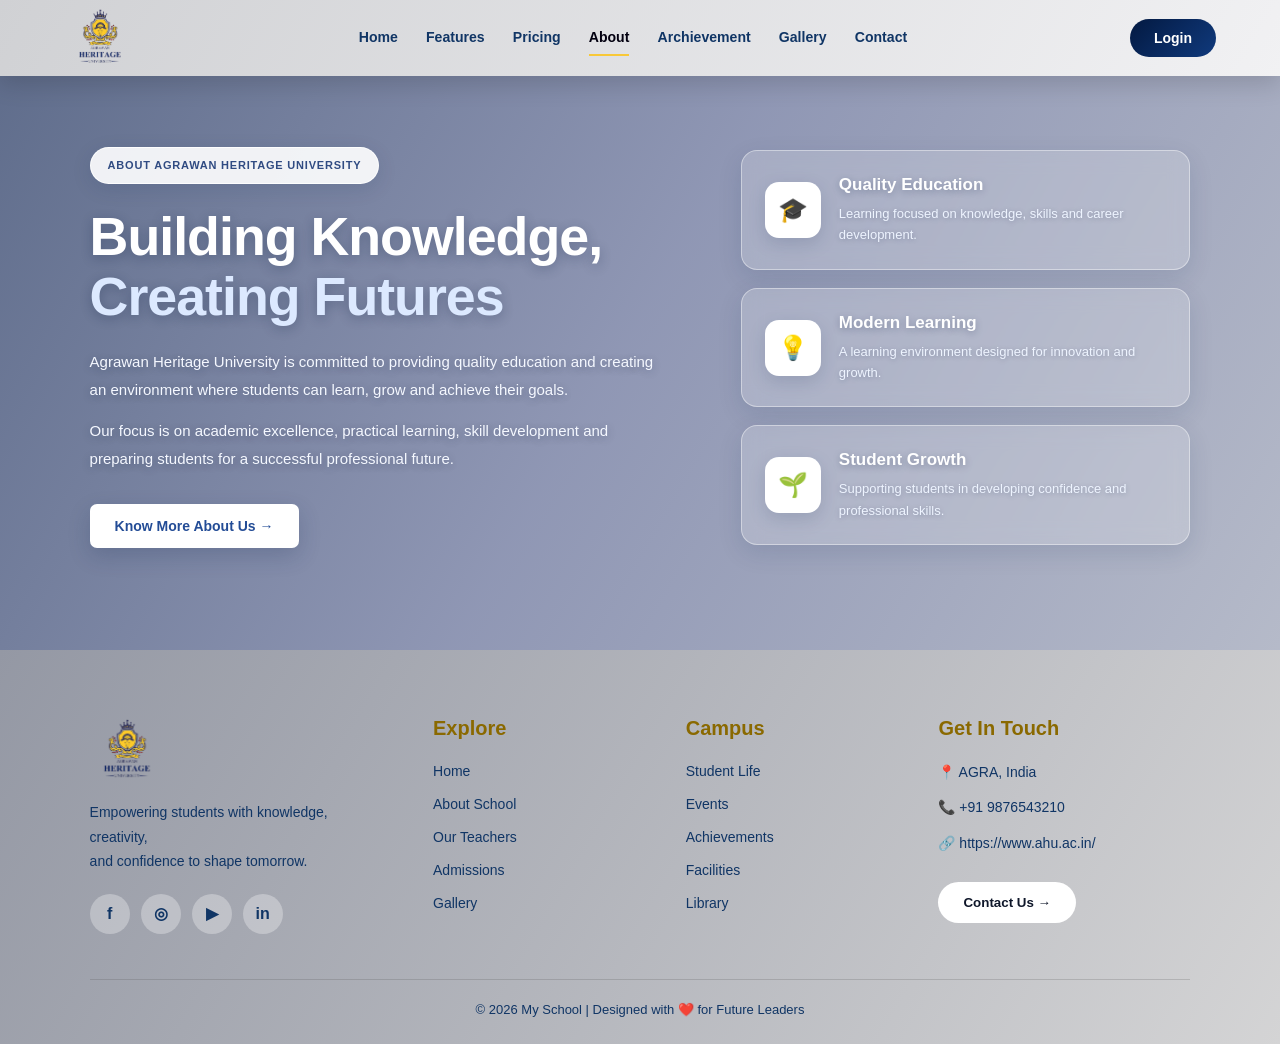
<file: about.html>
<!DOCTYPE html>
<html lang="en">

<head>
    <title>AGRAWAN</title>
    <meta charset="UTF-8">
    <meta name="viewport" content="width=device-width, initial-scale=1.0">
    <link rel="stylesheet" href="style3.css">
</head>

<body>


    <nav class="topbar">
        <div class="logo"><img src="download (1).png" alt=""></div>

        <ul class="nav-links">

            <li><a href="index.html">Home</a></li>
            <li><a href="feature.html">Features</a> </li>
            <li><a href="price.html">Pricing</a></li>
            <li><a href="about.html" style="color:rgb(3, 0, 16); border-bottom: 2px solid #f8c838;">About</a></li>
            <li><a href="archieve.html">Archievement</a></li>
            <li><a href="gallery.html">Gallery</a></li>
            <li><a href="contact.html">Contact</a></li>
        </ul>

        <button class="login-btn">Login</button>
    </nav>



    <!-- ================= ABOUT SECTION ================= -->
    <section class="about-section" id="about">

        <div class="about-overlay"></div>

        <div class="about-container">

            <!-- Left Content -->
            <div class="about-content">

                <span class="about-label">
                    ABOUT AGRAWAN HERITAGE UNIVERSITY
                </span>

                <h2>
                    Building Knowledge,
                    <span>Creating Futures</span>
                </h2>

                <p>
                    Agrawan Heritage University is committed to providing
                    quality education and creating an environment where
                    students can learn, grow and achieve their goals.
                </p>

                <p>
                    Our focus is on academic excellence, practical learning,
                    skill development and preparing students for a successful
                    professional future.
                </p>

                <a href="#" class="about-btn">
                    Know More About Us →
                </a>

            </div>


            <!-- Right Information Cards -->
            <div class="about-info">

                <div class="about-card">

                    <div class="about-icon">
                        🎓
                    </div>

                    <div>
                        <h3>Quality Education</h3>

                        <p>
                            Learning focused on knowledge,
                            skills and career development.
                        </p>
                    </div>

                </div>


                <div class="about-card">

                    <div class="about-icon">
                        💡
                    </div>

                    <div>
                        <h3>Modern Learning</h3>

                        <p>
                            A learning environment designed
                            for innovation and growth.
                        </p>
                    </div>

                </div>


                <div class="about-card">

                    <div class="about-icon">
                        🌱
                    </div>

                    <div>
                        <h3>Student Growth</h3>

                        <p>
                            Supporting students in developing
                            confidence and professional skills.
                        </p>
                    </div>

                </div>

            </div>

        </div>

    </section>


    <footer class="wow-footer">



        <div class="footer-content">

            <div class="brand">
                <div class="logo"><img src="download (1).png" alt=""></div>
                <!-- <h1>My School</h1> -->
                <p>
                    Empowering students with knowledge, creativity,<br>
                    and confidence to shape tomorrow.
                </p>

                <div class="social">
                    <a href="#">f</a>
                    <a href="#">◎</a>
                    <a href="#">▶</a>
                    <a href="#">in</a>
                </div>
            </div>


            <div class="links">
                <h3>Explore</h3>
                <a href="#">Home</a>
                <a href="#">About School</a>
                <a href="#">Our Teachers</a>
                <a href="#">Admissions</a>
                <a href="#">Gallery</a>
            </div>


            <div class="links">
                <h3>Campus</h3>
                <a href="#">Student Life</a>
                <a href="#">Events</a>
                <a href="#">Achievements</a>
                <a href="#">Facilities</a>
                <a href="#">Library</a>
            </div>


            <div class="footer-contact">
                <h3>Get In Touch</h3>

                <p>📍 AGRA, India</p>
                <p><a href="tel:+919876543210">📞 +91 9876543210</a>
                <p><a href="https://www.ahu.ac.in" target="_blank">🔗 https://www.ahu.ac.in/</a>
                </p>

                <button>
                    Contact Us →
                </button>
            </div>

        </div>


        <div class="copyright">
            © 2026 My School | Designed with ❤️ for Future Leaders
        </div>

    </footer>


</body>

</html>
</file>
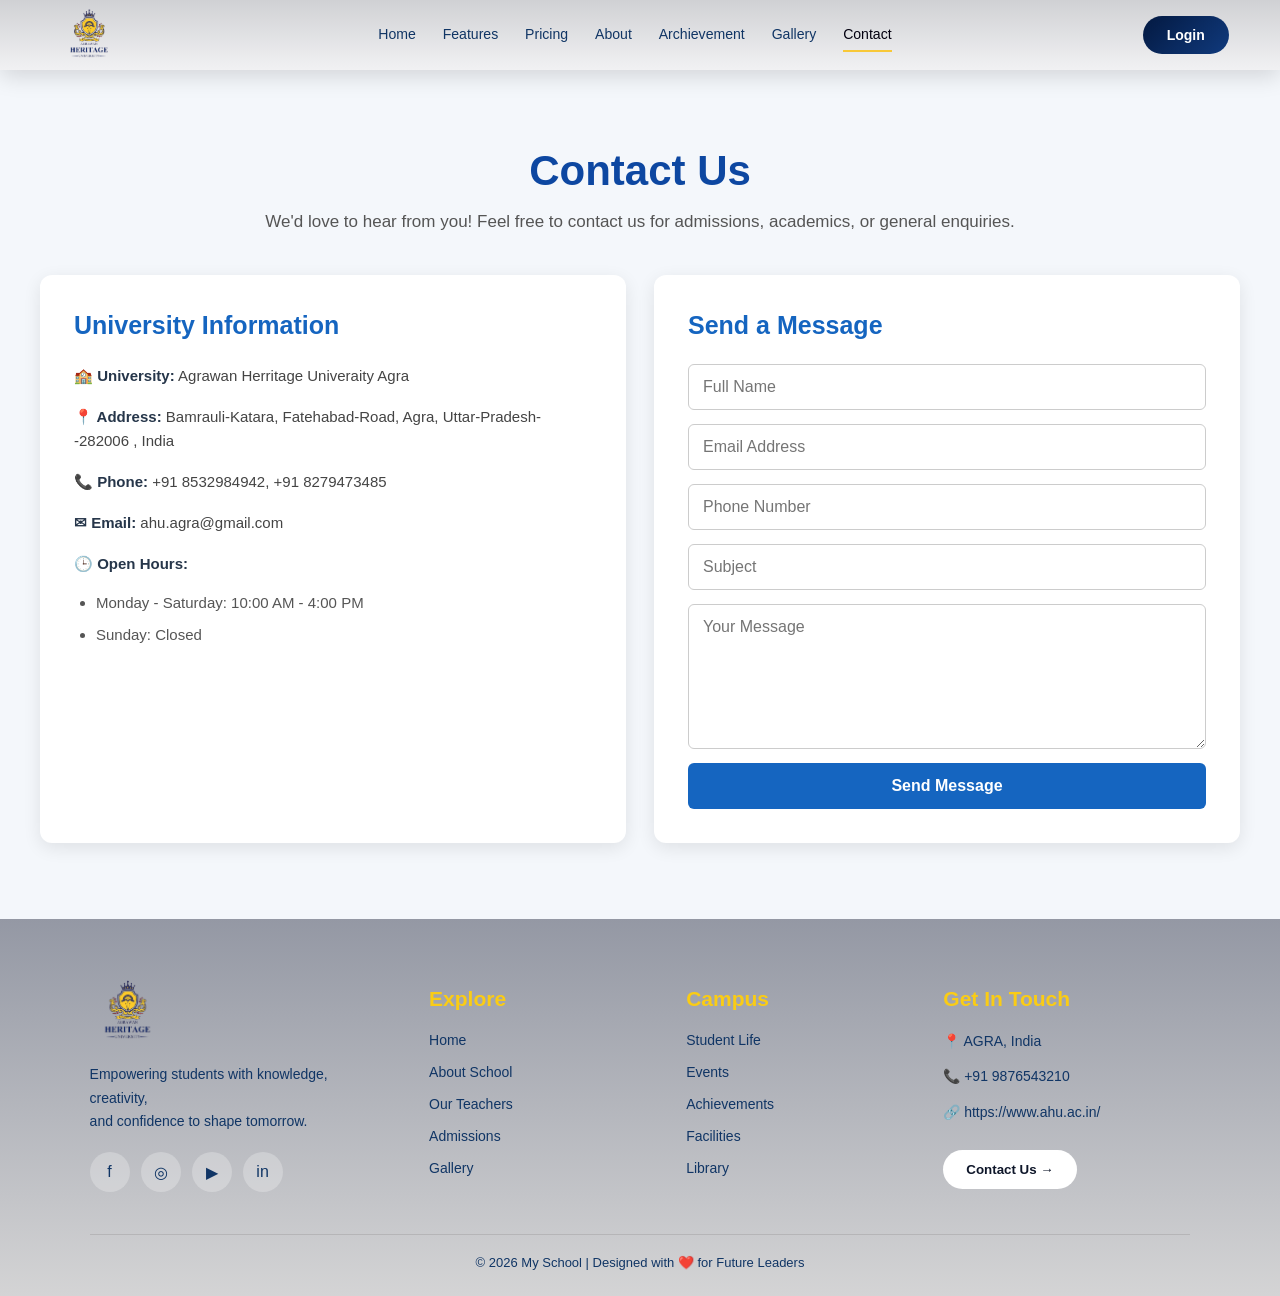
<file: contact.html>
<!DOCTYPE html>
<html lang="en">

<head>
    <title>AGRAWAN</title>
    <meta charset="UTF-8">
    <meta name="viewport" content="width=device-width, initial-scale=1.0">

    <link rel="stylesheet" href="style6.css">
</head>

<body>





    <nav class="topbar">
        <div class="logo"><img src="download (1).png" alt=""></div>

        <ul class="nav-links">

            <li><a href="index.html">Home</a></li>
            <li><a href="feature.html">Features</a> </li>
            <li><a href="price.html">Pricing</a></li>
            <li><a href="about.html">About</a></li>
            <li><a href="archieve.html">Archievement</a></li>
            <li><a href="gallery.html">Gallery</a></li>
            <li><a href="contact.html" style="color:rgb(3, 0, 16); border-bottom: 2px solid #f8c838;">Contact</a></li>
        </ul>

        <button class="login-btn">Login</button>
    </nav>


    <section class="contact">
        <div class="container">
            <h1>Contact Us</h1>
            <p class="subtitle">
                We'd love to hear from you! Feel free to contact us for admissions,
                academics, or general enquiries.
            </p>

            <div class="contact-container">

                <!-- Contact Information -->
                <div class="contact-info">
                    <h2>University Information</h2>

                    <p><strong>🏫 University:</strong> Agrawan Herritage Univeraity Agra</p>
                    <p><strong>📍 Address:</strong> Bamrauli-Katara, Fatehabad-Road, Agra, Uttar-Pradesh--282006 , India
                    </p>
                    <p><strong>📞 Phone:</strong> +91 8532984942, +91 8279473485</p>
                    <p><strong>✉ Email:</strong> ahu.agra@gmail.com</p>
                    <p><strong>🕒 Open Hours:</strong></p>
                    <ul>
                        <li>Monday - Saturday: 10:00 AM - 4:00 PM</li>
                        <li>Sunday: Closed</li>
                    </ul>
                </div>

                <!-- Contact Form -->
                <div class="contact-form">
                    <h2>Send a Message</h2>

                    <form>
                        <input type="text" placeholder="Full Name" required>

                        <input type="email" placeholder="Email Address" required>

                        <input type="tel" placeholder="Phone Number">

                        <input type="text" placeholder="Subject">

                        <textarea rows="6" placeholder="Your Message" required></textarea>

                        <button type="submit">Send Message</button>
                    </form>
                </div>

            </div>
        </div>
    </section>


    <footer class="wow-footer">



        <div class="footer-content">

            <div class="brand">
                <div class="logo"><img src="download (1).png" alt=""></div>
                <!-- <h1>My School</h1> -->
                <p>
                    Empowering students with knowledge, creativity,<br>
                    and confidence to shape tomorrow.
                </p>

                <div class="social">
                    <a href="#">f</a>
                    <a href="#">◎</a>
                    <a href="#">▶</a>
                    <a href="#">in</a>
                </div>
            </div>


            <div class="links">
                <h3>Explore</h3>
                <a href="#">Home</a>
                <a href="#">About School</a>
                <a href="#">Our Teachers</a>
                <a href="#">Admissions</a>
                <a href="#">Gallery</a>
            </div>


            <div class="links">
                <h3>Campus</h3>
                <a href="#">Student Life</a>
                <a href="#">Events</a>
                <a href="#">Achievements</a>
                <a href="#">Facilities</a>
                <a href="#">Library</a>
            </div>


            <div class="footer-contact">
                <h3>Get In Touch</h3>

                <p>📍 AGRA, India</p>
                <p><a href="tel:+919876543210">📞 +91 9876543210</a>
                <p><a href="https://www.ahu.ac.in" target="_blank">🔗 https://www.ahu.ac.in/</a>
                </p>

                <button>
                    Contact Us →
                </button>
            </div>

        </div>


        <div class="copyright">
            © 2026 My School | Designed with ❤️ for Future Leaders
        </div>

    </footer>




</body>

</html>
</file>
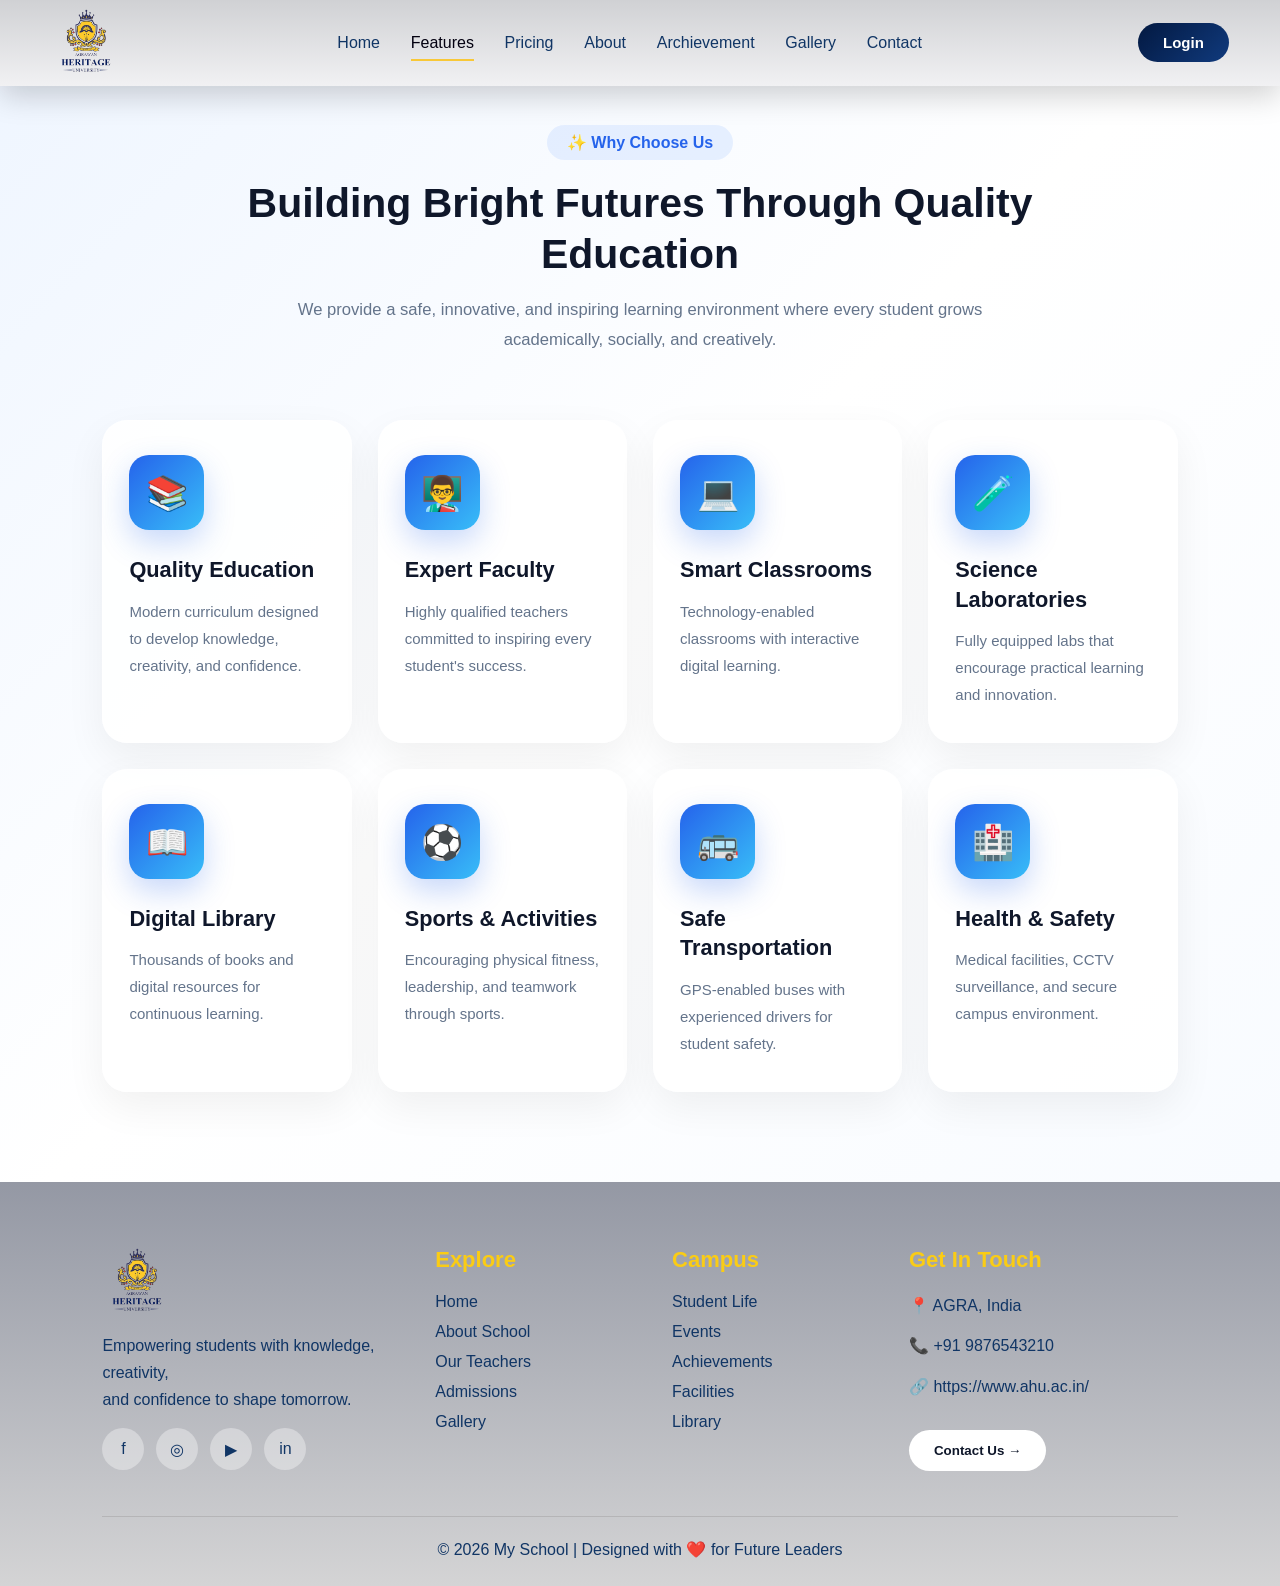
<file: feature.html>
<!DOCTYPE html>
<html lang="en">

<head>
    <title>AGRAWAN</title>
    <meta charset="UTF-8">
    <meta name="viewport" content="width=device-width, initial-scale=1.0">
    <link rel="stylesheet" href="https://cdnjs.cloudflare.com/ajax/libs/font-awesome/6.5.2/css/all.min.css">
    <link rel="stylesheet" href="style1.css">
</head>

<body>


    <nav class="topbar">
        <div class="logo"><img src="download (1).png" alt=""></div>

        <ul class="nav-links">
            <li><a href="index.html">Home</a></li>
            <li><a href="feature.html" style="color:  rgb(3, 0, 16); border-bottom: 2px solid #f8c838;">Features</a>
            </li>
            <li><a href="price.html">Pricing</a></li>
            <li><a href="about.html">About</a></li>
            <li><a href="archieve.html">Archievement</a></li>
            <li><a href="gallery.html">Gallery</a></li>
            <li><a href="contact.html">Contact</a></li>
        </ul>

        <button class="login-btn">Login</button>
    </nav>

    <section class="features">
        <div class="container">

            <div class="section-title">
                <span>✨ Why Choose Us</span>
                <h2>Building Bright Futures Through Quality Education</h2>
                <p>
                    We provide a safe, innovative, and inspiring learning environment
                    where every student grows academically, socially, and creatively.
                </p>
            </div>

            <div class="feature-grid">

                <div class="card">
                    <div class="icon">📚</div>
                    <h3>Quality Education</h3>
                    <p>Modern curriculum designed to develop knowledge, creativity, and confidence.</p>
                </div>

                <div class="card">
                    <div class="icon">👨‍🏫</div>
                    <h3>Expert Faculty</h3>
                    <p>Highly qualified teachers committed to inspiring every student's success.</p>
                </div>

                <div class="card">
                    <div class="icon">💻</div>
                    <h3>Smart Classrooms</h3>
                    <p>Technology-enabled classrooms with interactive digital learning.</p>
                </div>

                <div class="card">
                    <div class="icon">🧪</div>
                    <h3>Science Laboratories</h3>
                    <p>Fully equipped labs that encourage practical learning and innovation.</p>
                </div>

                <div class="card">
                    <div class="icon">📖</div>
                    <h3>Digital Library</h3>
                    <p>Thousands of books and digital resources for continuous learning.</p>
                </div>

                <div class="card">
                    <div class="icon">⚽</div>
                    <h3>Sports & Activities</h3>
                    <p>Encouraging physical fitness, leadership, and teamwork through sports.</p>
                </div>

                <div class="card">
                    <div class="icon">🚌</div>
                    <h3>Safe Transportation</h3>
                    <p>GPS-enabled buses with experienced drivers for student safety.</p>
                </div>

                <div class="card">
                    <div class="icon">🏥</div>
                    <h3>Health & Safety</h3>
                    <p>Medical facilities, CCTV surveillance, and secure campus environment.</p>
                </div>

            </div>

        </div>
    </section>


    <footer class="wow-footer">



        <div class="footer-content">

            <div class="brand">
                <div class="logo"><img src="download (1).png" alt=""></div>
                <!-- <h1>My School</h1> -->
                <p>
                    Empowering students with knowledge, creativity,<br>
                    and confidence to shape tomorrow.
                </p>

                <div class="social">
                    <a href="#">f</a>
                    <a href="#">◎</a>
                    <a href="#">▶</a>
                    <a href="#">in</a>
                </div>
            </div>


            <div class="links">
                <h3>Explore</h3>
                <a href="#">Home</a>
                <a href="#">About School</a>
                <a href="#">Our Teachers</a>
                <a href="#">Admissions</a>
                <a href="#">Gallery</a>
            </div>


            <div class="links">
                <h3>Campus</h3>
                <a href="#">Student Life</a>
                <a href="#">Events</a>
                <a href="#">Achievements</a>
                <a href="#">Facilities</a>
                <a href="#">Library</a>
            </div>


            <div class="footer-contact">
                <h3>Get In Touch</h3>

                <p>📍 AGRA, India</p>
                <p><a href="tel:+919876543210">📞 +91 9876543210</a>
                <p><a href="https://www.ahu.ac.in" target="_blank">🔗 https://www.ahu.ac.in/</a>
                </p>

                <button>
                    Contact Us →
                </button>
            </div>

        </div>


        <div class="copyright">
            © 2026 My School | Designed with ❤️ for Future Leaders
        </div>

    </footer>


</body>

</html>
</file>
<file: style3.css>
* {
    margin: 0;
    padding: 0;
    box-sizing: border-box;
    font-family: 'Poppins', Arial, sans-serif;
}

html {
    scroll-behavior: smooth;
}

body {
    width: 100%;
    min-height: 100vh;
    background: #f4f7fb;
    color: #333;
    overflow-x: hidden;
}

/* ================= NAVIGATION ================= */

.topbar {
    width: 100%;
    min-height: 76px;
    padding: 8px clamp(18px, 5vw, 65px);
    display: flex;
    align-items: center;
    justify-content: space-between;
    gap: 22px;
    position: fixed;
    top: 0;
    left: 0;
    z-index: 1000;
    background: linear-gradient(120deg, #d0d1d4, #f1f1f3);
    box-shadow: 0 8px 25px rgba(0, 0, 0, .15);
}

.logo {
    flex: 0 0 auto;
    display: flex;
    align-items: center;
}

.logo img {
    display: block;
    width: 72px;
    max-height: 60px;
    object-fit: contain;
}

.nav-links {
    display: flex;
    align-items: center;
    justify-content: center;
    gap: clamp(12px, 2.2vw, 32px);
    list-style: none;
    min-width: 0;
}

.nav-links li {
    flex: 0 0 auto;
}

.nav-links a {
    display: inline-block;
    padding: 9px 0;
    color: #103565;
    text-decoration: none;
    font-size: clamp(13px, 1.1vw, 16px);
    font-weight: 600;
    white-space: nowrap;
    transition: color .25s ease, border-color .25s ease;
    border-bottom: 2px solid transparent;
}

.nav-links a:hover {
    color: #030010;
    border-bottom-color: #f8c838;
}

.login-btn {
    flex: 0 0 auto;
    border: 0;
    padding: 11px 24px;
    border-radius: 30px;
    background: linear-gradient(135deg, #031941, #103a7d);
    color: #fff;
    font-size: 14px;
    font-weight: 700;
    cursor: pointer;
    transition: transform .3s ease, box-shadow .3s ease;
}

.login-btn:hover {
    transform: translateY(-3px);
    box-shadow: 0 10px 22px rgba(59, 130, 246, .35);
}

/* ================= ABOUT SECTION ================= */

.about-section {
    width: 100%;
    min-height: 650px;
    position: relative;
    display: flex;
    align-items: center;
    padding: 125px 7% 80px;
    overflow: hidden;
    isolation: isolate;
}

.about-overlay {
    position: absolute;
    inset: 0;
    z-index: -1;
    background:
        linear-gradient(120deg,
            rgba(35, 53, 94, .72),
            rgba(65, 76, 125, .56),
            rgba(70, 78, 112, .36)),
        url("https://www.ahu.ac.in/images/about-img4.jpg");
    background-size: cover;
    background-position: center;
    background-repeat: no-repeat;
}

.about-container {
    width: 100%;
    max-width: 1240px;
    margin: 0 auto;
    display: grid;
    grid-template-columns: minmax(0, 1.15fr) minmax(320px, .9fr);
    align-items: center;
    gap: clamp(35px, 6vw, 80px);
    position: relative;
    z-index: 1;
}

.about-content {
    min-width: 0;
    color: #fff;
}

.about-label {
    display: inline-block;
    max-width: 100%;
    padding: 9px 17px;
    margin-bottom: 22px;
    border: 1px solid rgba(255, 255, 255, .9);
    border-radius: 25px;
    background: rgba(255, 255, 255, .9);
    color: #304b82;
    font-size: 11px;
    font-weight: 800;
    letter-spacing: .8px;
    line-height: 1.5;
    box-shadow: 0 5px 20px rgba(20, 40, 80, .12);
}

.about-content h2 {
    max-width: 680px;
    margin-bottom: 22px;
    color: #fff;
    font-size: clamp(36px, 4.2vw, 58px);
    line-height: 1.12;
    font-weight: 800;
    letter-spacing: -1px;
    text-shadow: 0 3px 12px rgba(20, 35, 70, .3);
}

.about-content h2 span {
    display: block;
    color: #dce9ff;
    font-weight: 800;
}

.about-content p {
    max-width: 610px;
    margin-bottom: 14px;
    color: #f5f8ff;
    font-size: 15px;
    line-height: 1.85;
    text-shadow: 0 2px 8px rgba(20, 35, 70, .3);
}

.about-btn {
    display: inline-flex;
    align-items: center;
    justify-content: center;
    gap: 8px;
    margin-top: 17px;
    padding: 13px 24px;
    border: 1px solid rgba(255, 255, 255, .9);
    border-radius: 7px;
    background: #fff;
    color: #234c96;
    text-decoration: none;
    font-size: 14px;
    font-weight: 800;
    box-shadow: 0 8px 22px rgba(20, 40, 80, .2);
    transition: .3s ease;
}

.about-btn:hover {
    transform: translateY(-3px);
    background: #eaf2ff;
    color: #153d82;
    box-shadow: 0 12px 28px rgba(20, 40, 80, .25);
}

/* ================= ABOUT INFO CARDS ================= */

.about-info {
    width: 100%;
    min-width: 0;
    display: flex;
    flex-direction: column;
    gap: 18px;
}

.about-card {
    width: 100%;
    display: flex;
    align-items: center;
    gap: 18px;
    padding: 23px;
    border: 1px solid rgba(255, 255, 255, .42);
    border-radius: 16px;
    background: rgba(255, 255, 255, .2);
    -webkit-backdrop-filter: blur(10px);
    backdrop-filter: blur(10px);
    box-shadow: 0 8px 25px rgba(20, 40, 80, .12);
    transition: background .3s ease, transform .3s ease, box-shadow .3s ease;
}

.about-card:hover {
    transform: translateX(7px);
    border-color: rgba(255, 255, 255, .65);
    background: rgba(255, 255, 255, .3);
    box-shadow: 0 12px 30px rgba(20, 40, 80, .18);
}

.about-icon {
    width: 56px;
    height: 56px;
    flex: 0 0 56px;
    display: flex;
    align-items: center;
    justify-content: center;
    border-radius: 14px;
    background: #fff;
    color: #315ca7;
    font-size: 24px;
    box-shadow: 0 6px 18px rgba(20, 40, 80, .15);
}

.about-card h3 {
    margin-bottom: 6px;
    color: #fff;
    font-size: 17px;
    font-weight: 700;
    line-height: 1.35;
    text-shadow: 0 2px 7px rgba(20, 35, 70, .3);
}

.about-card p {
    color: #eef4ff;
    font-size: 13px;
    line-height: 1.65;
    text-shadow: 0 1px 5px rgba(20, 35, 70, .25);
}

/* ================= FOOTER ================= */

.wow-footer {
    width: 100%;
    position: relative;
    overflow: hidden;
    padding: 65px 7% 24px;
    background: linear-gradient(120deg, #9498a4, #d4d4d5);
}

.footer-content {
    width: 100%;
    max-width: 1300px;
    margin: 0 auto;
    display: grid;
    grid-template-columns: 1.45fr 1fr 1fr 1.25fr;
    gap: clamp(25px, 4vw, 65px);
    align-items: start;
}

.brand,
.links,
.footer-contact {
    min-width: 0;
}

.brand .logo {
    width: 85px;
    height: 70px;
    display: flex;
    align-items: center;
    justify-content: flex-start;
    margin-bottom: 15px;
}

.brand .logo img {
    width: 75px;
    max-height: 65px;
    object-fit: contain;
}

.brand h1 {
    font-size: 32px;
    color: #38bdf8;
}

.brand p {
    margin: 12px 0 20px;
    color: #103565;
    font-size: 14px;
    line-height: 1.75;
}

.social {
    display: flex;
    flex-wrap: wrap;
    gap: 11px;
}

.social a {
    width: 40px;
    height: 40px;
    display: flex;
    align-items: center;
    justify-content: center;
    border-radius: 50%;
    background: rgba(255, 255, 255, .3);
    color: #103565;
    text-decoration: none;
    font-weight: 700;
    transition: .3s ease;
}

.social a:hover {
    background: #22d3ee;
    transform: translateY(-5px);
}

.links h3,
.footer-contact h3 {
    margin-bottom: 20px;
    color: #8a6900;
    font-size: 20px;
    line-height: 1.3;
}

.links a {
    display: block;
    width: fit-content;
    max-width: 100%;
    margin: 12px 0;
    color: #103565;
    text-decoration: none;
    font-size: 14px;
    line-height: 1.5;
    transition: .25s ease;
}

.links a:hover {
    color: #061d43;
    transform: translateX(5px);
}

.footer-contact p {
    margin: 13px 0;
    color: #103565;
    font-size: 14px;
    line-height: 1.6;
    overflow-wrap: anywhere;
}

.footer-contact a {
    color: #103565;
    text-decoration: none;
    font-size: 14px;
    font-weight: 500;
}

.footer-contact a:hover {
    text-decoration: underline;
}

.footer-contact button {
    margin-top: 15px;
    padding: 13px 25px;
    border: 0;
    border-radius: 30px;
    background: #fff;
    color: #0f172a;
    font-weight: 700;
    cursor: pointer;
    transition: .3s ease;
}

.footer-contact button:hover {
    background: #22d3ee;
    color: #fff;
    transform: scale(1.04);
}

.copyright {
    max-width: 1300px;
    margin: 45px auto 0;
    padding-top: 20px;
    border-top: 1px solid rgba(80, 80, 80, .22);
    color: #103565;
    text-align: center;
    font-size: 13px;
    line-height: 1.6;
}

/* ================= SMALL DESKTOP / LAPTOP ================= */

@media (max-width: 1100px) {
    .topbar {
        padding-left: 22px;
        padding-right: 22px;
        gap: 14px;
    }

    .logo img {
        width: 62px;
    }

    .nav-links {
        gap: 13px;
    }

    .nav-links a {
        font-size: 12px;
    }

    .login-btn {
        padding: 10px 18px;
        font-size: 13px;
    }

    .about-section {
        padding-left: 5%;
        padding-right: 5%;
    }

    .about-container {
        gap: 35px;
        grid-template-columns: minmax(0, 1.05fr) minmax(290px, .95fr);
    }

    .footer-content {
        grid-template-columns: 1.3fr 1fr 1fr 1.2fr;
        gap: 25px;
    }
}

/* ================= TABLET ================= */

@media (max-width: 850px) {
    .topbar {
        min-height: 72px;
        padding: 7px 18px;
        gap: 14px;
        flex-wrap: wrap;
        justify-content: space-between;
    }

    .topbar>.logo img {
        width: 58px;
    }

    .nav-links {
        order: 3;
        width: 100%;
        justify-content: flex-start;
        gap: 22px;
        padding: 4px 2px 7px;
        overflow-x: auto;
        scrollbar-width: thin;
        -webkit-overflow-scrolling: touch;
    }

    .nav-links a {
        font-size: 13px;
    }

    .login-btn {
        margin-left: auto;
        padding: 9px 19px;
    }

    .about-section {
        min-height: auto;
        padding: 155px 6% 70px;
        background-attachment: scroll;
    }

    .about-container {
        max-width: 680px;
        grid-template-columns: 1fr;
        gap: 38px;
    }

    .about-content {
        text-align: center;
    }

    .about-content h2,
    .about-content p {
        margin-left: auto;
        margin-right: auto;
    }

    .about-info {
        max-width: 620px;
        margin: 0 auto;
    }

    .footer-content {
        grid-template-columns: repeat(2, minmax(0, 1fr));
        gap: 35px 45px;
    }

    .wow-footer {
        padding: 55px 6% 22px;
    }
}

/* ================= MOBILE ================= */

@media (max-width: 600px) {
    .topbar {
        min-height: 66px;
        padding: 6px 14px;
        gap: 8px;
    }

    .topbar>.logo img {
        width: 52px;
        max-height: 48px;
    }

    .nav-links {
        gap: 19px;
        padding: 3px 1px 6px;
    }

    .nav-links a {
        font-size: 12px;
        padding: 7px 0;
    }

    .login-btn {
        padding: 8px 16px;
        font-size: 12px;
    }

    .about-section {
        padding: 137px 20px 55px;
    }

    .about-container {
        gap: 30px;
    }

    .about-label {
        padding: 7px 12px;
        margin-bottom: 17px;
        font-size: 9px;
        letter-spacing: .5px;
    }

    .about-content h2 {
        margin-bottom: 17px;
        font-size: clamp(30px, 8vw, 39px);
        letter-spacing: -.5px;
    }

    .about-content p {
        font-size: 13px;
        line-height: 1.75;
    }

    .about-btn {
        padding: 11px 18px;
        font-size: 12px;
    }

    .about-info {
        gap: 13px;
    }

    .about-card {
        gap: 13px;
        padding: 16px;
        border-radius: 13px;
    }

    .about-icon {
        width: 46px;
        height: 46px;
        flex-basis: 46px;
        border-radius: 12px;
        font-size: 20px;
    }

    .about-card h3 {
        font-size: 14px;
    }

    .about-card p {
        font-size: 11px;
        line-height: 1.55;
    }

    .about-card:hover {
        transform: translateY(-2px);
    }

    .wow-footer {
        padding: 42px 22px 20px;
    }

    .footer-content {
        grid-template-columns: 1fr 1fr;
        gap: 30px 20px;
    }

    .brand {
        grid-column: 1 / -1;
    }

    .brand .logo {
        width: 65px;
        height: 55px;
        margin-bottom: 10px;
    }

    .brand .logo img {
        width: 62px;
    }

    .brand p {
        font-size: 13px;
    }

    .links h3,
    .footer-contact h3 {
        margin-bottom: 14px;
        font-size: 17px;
    }

    .links a {
        margin: 9px 0;
        font-size: 12px;
    }

    .footer-contact p,
    .footer-contact a {
        font-size: 12px;
    }

    .footer-contact button {
        padding: 10px 18px;
        font-size: 12px;
    }

    .social a {
        width: 35px;
        height: 35px;
        font-size: 13px;
    }

    .copyright {
        margin-top: 30px;
        padding-top: 16px;
        font-size: 11px;
    }
}

/* ================= VERY SMALL MOBILE ================= */

@media (max-width: 380px) {
    .topbar {
        padding-left: 10px;
        padding-right: 10px;
    }

    .nav-links {
        gap: 15px;
    }

    .nav-links a {
        font-size: 11px;
    }

    .login-btn {
        padding: 7px 13px;
        font-size: 11px;
    }

    .about-section {
        padding-left: 15px;
        padding-right: 15px;
    }

    .about-card {
        padding: 13px;
        gap: 10px;
    }

    .about-icon {
        width: 41px;
        height: 41px;
        flex-basis: 41px;
        font-size: 18px;
    }

    .footer-content {
        gap: 25px 14px;
    }

    .footer-contact a {
        overflow-wrap: anywhere;
    }
}

/* ================= LARGE SCREENS ================= */

@media (min-width: 1500px) {
    .about-section {
        min-height: 720px;
    }

    .about-container {
        max-width: 1380px;
    }

    .footer-content,
    .copyright {
        max-width: 1400px;
    }
}
</file>
<file: style6.css>
* {
    margin: 0;
    padding: 0;
    box-sizing: border-box;
    font-family: Arial, Helvetica, sans-serif;
}

html {
    scroll-behavior: smooth;
}

body {
    width: 100%;
    min-height: 100vh;
    background: #f4f7fb;
    color: #26364a;
    overflow-x: hidden;
}

/* ---------- NAVBAR ---------- */
.topbar {
    width: 100%;
    min-height: 70px;
    padding: 8px clamp(16px, 4vw, 60px);
    display: flex;
    align-items: center;
    justify-content: space-between;
    gap: 22px;
    position: sticky;
    top: 0;
    z-index: 1000;
    background: linear-gradient(#d0d1d4, #f1f1f3);
    box-shadow: 0 6px 22px rgba(0, 0, 0, 0.14);
}

.topbar > .logo {
    flex: 0 0 auto;
    display: flex;
    align-items: center;
}

.topbar .logo img {
    display: block;
    width: 76px;
    max-height: 54px;
    object-fit: contain;
}

.nav-links {
    display: flex;
    align-items: center;
    justify-content: center;
    flex: 1 1 auto;
    gap: clamp(12px, 2.1vw, 32px);
    list-style: none;
}

.nav-links li {
    flex: 0 0 auto;
}

.nav-links a {
    display: inline-block;
    padding: 8px 0;
    color: #103565;
    text-decoration: none;
    white-space: nowrap;
    font-size: clamp(13px, 1.1vw, 16px);
    font-weight: 500;
    border-bottom: 2px solid transparent;
    transition: color 0.25s ease, border-color 0.25s ease;
}

.nav-links a:hover {
    color: #030010;
    border-bottom-color: #f8c838;
}

.login-btn {
    flex: 0 0 auto;
    border: none;
    padding: 11px 24px;
    border-radius: 30px;
    background: linear-gradient(135deg, #031941, #103a7d);
    color: #fff;
    font-size: 14px;
    font-weight: 600;
    cursor: pointer;
    transition: transform 0.3s ease, box-shadow 0.3s ease;
}

.login-btn:hover {
    transform: translateY(-2px);
    box-shadow: 0 8px 20px rgba(59, 130, 246, 0.35);
}

/* ---------- CONTACT SECTION ---------- */
.contact {
    padding: clamp(42px, 6vw, 76px) 20px;
}

.container {
    width: 100%;
    max-width: 1200px;
    margin: 0 auto;
}


.contact h1 {
    margin-bottom: 12px;
    color: #0d47a1;
    text-align: center;
    font-size: clamp(30px, 4vw, 42px);
    line-height: 1.2;
}

.subtitle {
    max-width: 760px;
    margin: 0 auto 38px;
    color: #555;
    text-align: center;
    font-size: clamp(14px, 1.4vw, 17px);
    line-height: 1.7;
}

.contact-container {
    display: grid;
    grid-template-columns: repeat(2, minmax(0, 1fr));
    align-items: stretch;
    gap: 28px;
}

.contact-info,
.contact-form {
    min-width: 0;
    padding: clamp(22px, 3vw, 34px);
    background: #fff;
    border-radius: 12px;
    box-shadow: 0 5px 18px rgba(0, 0, 0, 0.09);
}

.contact-info h2,
.contact-form h2 {
    margin-bottom: 22px;
    color: #1565c0;
    font-size: clamp(20px, 2vw, 25px);
    line-height: 1.3;
}

.contact-info p {
    margin: 0 0 16px;
    color: #444;
    font-size: 15px;
    line-height: 1.65;
    overflow-wrap: anywhere;
}

.contact-info strong {
    color: #26364a;
}

.contact-info ul {
    margin: 8px 0 0;
    padding-left: 22px;
}

.contact-info li {
    margin-bottom: 9px;
    color: #555;
    font-size: 15px;
    line-height: 1.5;
}

.contact-form form {
    display: flex;
    flex-direction: column;
    gap: 14px;
}

.contact-form input,
.contact-form textarea {
    display: block;
    width: 100%;
    min-width: 0;
    padding: 13px 14px;
    margin: 0;
    border: 1px solid #ccc;
    border-radius: 6px;
    background: #fff;
    color: #26364a;
    font-size: 16px;
    outline: none;
    transition: border-color 0.2s ease, box-shadow 0.2s ease;
}

.contact-form textarea {
    min-height: 145px;
    resize: vertical;
}

.contact-form input:focus,
.contact-form textarea:focus {
    border-color: #1565c0;
    box-shadow: 0 0 0 3px rgba(21, 101, 192, 0.12);
}

.contact-form button {
    width: 100%;
    padding: 14px 18px;
    border: none;
    border-radius: 6px;
    background: #1565c0;
    color: #fff;
    font-size: 16px;
    font-weight: 600;
    cursor: pointer;
    transition: background 0.25s ease, transform 0.25s ease;
}

.contact-form button:hover {
    background: #0d47a1;
    transform: translateY(-2px);
}

/* ---------- FOOTER ---------- */
.wow-footer {
    width: 100%;
    padding: 58px clamp(20px, 7vw, 100px) 22px;
    overflow: hidden;
    background: linear-gradient(#9498a4, #d4d4d5);
}

.footer-content {
    width: 100%;
    max-width: 1280px;
    margin: 0 auto;
    display: grid;
    grid-template-columns: 1.4fr 1fr 1fr 1.2fr;
    gap: clamp(24px, 4vw, 60px);
    align-items: start;
}

.brand,
.links,
.footer-contact {
    min-width: 0;
}

.brand .logo {
    width: 78px;
    height: 70px;
    margin-bottom: 16px;
    display: flex;
    align-items: center;
    justify-content: flex-start;
}

.brand .logo img {
    display: block;
    width: 76px;
    max-height: 65px;
    object-fit: contain;
}

.brand p {
    margin: 12px 0 18px;
    color: #103565;
    font-size: 14px;
    line-height: 1.7;
}

.links h3,
.footer-contact h3 {
    margin: 8px 0 18px;
    color: #facc15;
    font-size: 21px;
    line-height: 1.3;
}

.links a {
    display: block;
    width: fit-content;
    max-width: 100%;
    margin: 11px 0;
    color: #103565;
    text-decoration: none;
    font-size: 14px;
    line-height: 1.5;
    transition: color 0.25s ease, transform 0.25s ease;
}

.links a:hover {
    color: #071d3d;
    transform: translateX(5px);
}

.social {
    display: flex;
    flex-wrap: wrap;
    gap: 11px;
}

.social a {
    width: 40px;
    height: 40px;
    display: flex;
    align-items: center;
    justify-content: center;
    border-radius: 50%;
    background: rgba(255, 255, 255, 0.25);
    color: #103565;
    text-decoration: none;
    transition: background 0.25s ease, transform 0.25s ease;
}

.social a:hover {
    background: #22d3ee;
    transform: translateY(-5px);
}

.footer-contact p {
    margin: 13px 0;
    color: #103565;
    font-size: 14px;
    line-height: 1.6;
    overflow-wrap: anywhere;
}

.footer-contact a {
    color: #103565;
    text-decoration: none;
    font-size: 14px;
    font-weight: 500;
}

.footer-contact button {
    margin-top: 14px;
    padding: 12px 23px;
    border: none;
    border-radius: 30px;
    background: #fff;
    color: #0f172a;
    font-weight: 700;
    cursor: pointer;
    transition: background 0.25s ease, color 0.25s ease, transform 0.25s ease;
}

.footer-contact button:hover {
    background: #22d3ee;
    color: #fff;
    transform: scale(1.04);
}

.copyright {
    max-width: 1280px;
    margin: 42px auto 0;
    padding-top: 18px;
    border-top: 1px solid rgba(119, 115, 115, 0.25);
    color: #103565;
    text-align: center;
    font-size: 13px;
    line-height: 1.6;
}

/* ---------- SMALL LAPTOPS / TABLETS ---------- */
@media (max-width: 1050px) {
    .topbar {
        gap: 14px;
        padding-left: 18px;
        padding-right: 18px;
    }

    .topbar .logo img {
        width: 64px;
    }

    .nav-links {
        gap: 13px;
    }

    .nav-links a {
        font-size: 12px;
    }

    .login-btn {
        padding: 10px 17px;
        font-size: 13px;
    }

    .footer-content {
        grid-template-columns: repeat(2, minmax(0, 1fr));
        column-gap: 40px;
        row-gap: 34px;
    }
}

/* ---------- TABLET AND LARGE MOBILE ---------- */
@media (max-width: 760px) {
    .topbar {
        min-height: 0;
        padding: 8px 14px 10px;
        flex-wrap: wrap;
        justify-content: space-between;
        gap: 8px 12px;
    }

    .topbar > .logo {
        order: 1;
    }

    .topbar .logo img {
        width: 62px;
        max-height: 46px;
    }

    .login-btn {
        order: 2;
        padding: 9px 17px;
        font-size: 12px;
    }

    .nav-links {
        order: 3;
        flex: 1 0 100%;
        width: 100%;
        justify-content: flex-start;
        gap: 20px;
        padding: 2px 0 5px;
        overflow-x: auto;
        overflow-y: hidden;
        white-space: nowrap;
        scrollbar-width: thin;
    }

    .nav-links a {
        font-size: 13px;
    }

    .contact {
        padding: 38px 16px 48px;
    }

    .subtitle {
        margin-bottom: 28px;
    }

    .contact-container {
        grid-template-columns: 1fr;
        gap: 20px;
    }

    .contact-info,
    .contact-form {
        padding: 24px;
    }

    .wow-footer {
        padding: 42px 22px 20px;
    }

    .footer-content {
        gap: 30px 24px;
    }
}

/* ---------- MOBILE ---------- */
@media (max-width: 480px) {
    .topbar {
        padding-left: 12px;
        padding-right: 12px;
    }

    .nav-links {
        gap: 17px;
    }

    .nav-links a {
        font-size: 12px;
    }

    .contact {
        padding: 30px 13px 38px;
    }

    .contact h1 {
        font-size: 29px;
    }

    .subtitle {
        font-size: 14px;
        line-height: 1.6;
        margin-bottom: 24px;
    }

    .contact-info,
    .contact-form {
        padding: 19px 17px;
        border-radius: 9px;
    }

    .contact-info h2,
    .contact-form h2 {
        font-size: 20px;
        margin-bottom: 17px;
    }

    .contact-info p,
    .contact-info li {
        font-size: 14px;
    }

    .contact-form input,
    .contact-form textarea {
        padding: 12px;
        font-size: 15px;
    }

    .contact-form textarea {
        min-height: 125px;
    }

    .footer-content {
        grid-template-columns: repeat(2, minmax(0, 1fr));
        gap: 28px 18px;
    }

    .brand {
        grid-column: 1 / -1;
    }

    .brand p {
        font-size: 13px;
    }

    .links h3,
    .footer-contact h3 {
        font-size: 18px;
        margin-bottom: 13px;
    }

    .links a,
    .footer-contact p,
    .footer-contact a {
        font-size: 13px;
    }

    .social a {
        width: 36px;
        height: 36px;
    }

    .footer-contact button {
        padding: 10px 17px;
        font-size: 13px;
    }

    .copyright {
        margin-top: 30px;
        font-size: 12px;
    }
}

/* ---------- VERY SMALL PHONES ---------- */
@media (max-width: 360px) {
    .footer-content {
        grid-template-columns: 1fr;
    }

    .brand {
        grid-column: auto;
    }

    .contact-info,
    .contact-form {
        padding: 17px 14px;
    }

    .nav-links {
        gap: 14px;
    }
}
</file>
<file: style1.css>
* {
    margin: 0;
    padding: 0;
    box-sizing: border-box;
    font-family: 'Poppins', Arial, sans-serif;
}

html {
    scroll-behavior: smooth;
}

body {
    width: 100%;
    min-width: 320px;
    overflow-x: hidden;
}


/* -------------------- NAVIGATION BAR -------------------- */

.topbar {
    width: 100%;
    min-height: 70px;
    display: flex;
    justify-content: space-between;
    align-items: center;
    gap: 22px;
    padding: 8px clamp(16px, 4vw, 60px);

    position: fixed;
    top: 0;
    left: 0;
    z-index: 1000;

    background: linear-gradient(#d0d1d4, #f1f1f3);
    box-shadow: 0 10px 30px rgba(0, 0, 0, 0.18);
}

/* Website logo */
.logo {
    flex: 0 0 auto;
}

.logo img {
    display: block;
    width: 70px;
    max-width: 100%;
    height: auto;
    object-fit: contain;
}

/* Navigation links */
.nav-links {
    display: flex;
    align-items: center;
    justify-content: center;
    gap: clamp(14px, 2.4vw, 35px);

    flex: 1 1 auto;
    min-width: 0;

    list-style: none;
}

.nav-links li {
    flex: 0 0 auto;
}

.nav-links a {
    color: #103565;
    text-decoration: none;
    font-size: 16px;
    font-weight: 500;
    white-space: nowrap;
    position: relative;
    padding: 8px 0;
}

.nav-links a:hover {
    color: rgb(3, 0, 16);
    border-bottom: 2px solid #f8c838;
}

/* Login button */
.login-btn {
    flex: 0 0 auto;
    border: 0;
    padding: 11px 25px;
    border-radius: 30px;

    background: linear-gradient(135deg, #031941, #103a7d);
    color: white;

    font-size: 15px;
    font-weight: 600;
    cursor: pointer;
    white-space: nowrap;
    transition: 0.35s;
}

.login-btn:hover {
    transform: translateY(-3px);
    box-shadow: 0 12px 25px rgba(59, 130, 246, 0.45);
}



/* -------------------- FEATURES SECTION -------------------- */

.features {
    width: 100%;
    padding: 125px clamp(18px, 8vw, 110px) 90px;

    background: linear-gradient(135deg, #eef5ff, #fff, #f8fbff);
}

/* Main content width */
.container {
    width: 100%;
    max-width: 1300px;
    margin: 0 auto;
}

/* Heading and introduction */
.section-title {
    text-align: center;
    margin: 0 auto 65px;
    max-width: 850px;
}

.section-title span {
    display: inline-block;
    background: #0066ff15;
    color: #2563eb;
    padding: 8px 20px;
    border-radius: 30px;
    font-weight: 600;
    margin-bottom: 18px;
}

.section-title h2 {
    font-size: clamp(28px, 3.2vw, 42px);
    line-height: 1.25;
    font-weight: 700;
    color: #0f172a;
    margin-bottom: 15px;
}

.section-title p {
    max-width: 700px;
    margin: 0 auto;
    font-size: clamp(15px, 1.3vw, 17px);
    color: #64748b;
    line-height: 1.8;
}

/* Feature cards layout */
.feature-grid {
    display: grid;
    grid-template-columns: repeat(4, minmax(0, 1fr));
    gap: 26px;
}

/* Individual feature card */
.card {
    min-width: 0;
    background: rgba(255, 255, 255, 0.85);
    border-radius: 25px;
    padding: 34px 26px;
    transition: 0.35s;

    border: 1px solid rgba(255, 255, 255, 0.7);
    box-shadow: 0 15px 40px rgba(0, 0, 0, 0.06);
}

.card:hover {
    transform: translateY(-8px);
    box-shadow: 0 25px 50px rgba(37, 99, 235, 0.18);
}

/* Icon inside each card */
.icon {
    width: 75px;
    height: 75px;

    background: linear-gradient(135deg, #2563eb, #38bdf8);
    display: flex;
    align-items: center;
    justify-content: center;

    font-size: 34px;
    border-radius: 20px;
    color: #fff;

    margin-bottom: 25px;
    box-shadow: 0 12px 30px rgba(37, 99, 235, 0.25);
}

.card h3 {
    font-size: clamp(18px, 1.7vw, 23px);
    line-height: 1.35;
    color: #0f172a;
    margin-bottom: 13px;
}

.card p {
    color: #64748b;
    font-size: 15px;
    line-height: 1.8;
}


/* -------------------- FOOTER SECTION -------------------- */

.wow-footer {
    width: 100%;
    position: relative;
    overflow: hidden;

    background: linear-gradient(#9498a4, #d4d4d5);
    padding: 65px clamp(18px, 8vw, 110px) 24px;
}

/* Footer columns */
.footer-content {
    width: 100%;
    max-width: 1300px;
    margin: 0 auto;

    display: grid;
    grid-template-columns: 1.5fr 1fr 1fr 1.4fr;
    gap: 45px;
    align-items: start;
}

.brand,
.links,
.footer-contact {
    min-width: 0;
}


/* Footer logo and description */
.brand .logo {
    width: 80px;
    height: 70px;
    display: flex;
    align-items: center;
    justify-content: flex-start;
    margin-bottom: 15px;
}

.brand .logo img {
    width: 70px;
    max-height: 70px;
    object-fit: contain;
}

.brand h1 {
    font-size: 38px;
    color: #38bdf8;
}

.brand p {
    color: #103565;
    line-height: 1.7;
    margin: 15px 0;
}

/* Footer column headings */
.links h3,
.footer-contact h3 {
    font-size: 22px;
    margin-bottom: 20px;
    color: #facc15;
}

/* Footer links */
.links a {
    display: block;
    width: fit-content;
    max-width: 100%;
    text-decoration: none;
    color: #103565;
    margin: 12px 0;
    transition: 0.3s;
}

.links a:hover {
    transform: translateX(6px);
}

/* Social media links */
.social {
    display: flex;
    flex-wrap: wrap;
    gap: 12px;
}

.social a {
    width: 42px;
    height: 42px;
    display: flex;
    align-items: center;
    justify-content: center;

    border-radius: 50%;
    background: rgba(255, 255, 255, 0.35);
    color: #103565;
    text-decoration: none;
    transition: 0.3s;
}

.social a:hover {
    background: #22d3ee;
    transform: translateY(-5px);
}

/* Footer contact details */
.footer-contact p {
    margin: 15px 0;
    color: #103565;
    line-height: 1.6;
    overflow-wrap: anywhere;
}

.footer-contact a {
    color: #103565;
    text-decoration: none;
    font-size: 16px;
    font-weight: 500;
}

/* Footer contact button */
.footer-contact button {
    margin-top: 15px;
    padding: 13px 25px;
    border: 0;
    border-radius: 30px;

    background: #fff;
    color: #0f172a;
    font-weight: bold;
    cursor: pointer;
    transition: 0.3s;
}

.footer-contact button:hover {
    background: #22d3ee;
    color: #fff;
    transform: scale(1.04);
}

/* Copyright text */
.copyright {
    max-width: 1300px;
    text-align: center;
    margin: 45px auto 0;
    padding-top: 20px;

    border-top: 1px solid rgba(119, 115, 115, 0.25);
    color: #103565;
    line-height: 1.6;
}


/* =========================================================
   RESPONSIVE DESIGN
   Different settings for different screen sizes
   ========================================================= */


/* -------------------- SMALL LAPTOPS -------------------- */

@media (max-width: 1100px) {

    /* Make navbar items fit */
    .topbar {
        padding-left: 22px;
        padding-right: 22px;
        gap: 15px;
    }

    .nav-links {
        gap: 16px;
    }

    .nav-links a {
        font-size: 14px;
    }

    .login-btn {
        padding: 10px 19px;
    }

    /* Show 3 feature cards in one row */
    .feature-grid {
        grid-template-columns: repeat(3, minmax(0, 1fr));
    }

    .footer-content {
        gap: 28px;
    }
}


/* -------------------- TABLETS -------------------- */

@media (max-width: 850px) {

    /* Put navbar links on a second row */
    .topbar {
        min-height: 100px;
        flex-wrap: wrap;
        justify-content: space-between;
        gap: 5px 15px;
        padding: 7px 20px 10px;
    }


    .topbar>.logo {
        order: 1;
    }

    .login-btn {
        order: 2;
        margin-left: auto;
    }

    /* Allow navigation links to scroll sideways */
    .nav-links {
        order: 3;
        flex: 0 0 100%;
        width: 100%;
        justify-content: flex-start;
        gap: 24px;

        overflow-x: auto;
        overflow-y: hidden;
        padding: 7px 2px 10px;

        scrollbar-width: thin;
        -webkit-overflow-scrolling: touch;
    }

    .nav-links a {
        font-size: 14px;
    }

    /* Add space below the fixed navbar */
    .features {
        padding-top: 145px;
    }

    /* Show 2 feature cards in one row */
    .feature-grid {
        grid-template-columns: repeat(2, minmax(0, 1fr));
        gap: 22px;
    }

    /* Show footer in 2 columns */
    .footer-content {
        grid-template-columns: repeat(2, minmax(0, 1fr));
        gap: 35px 28px;
    }
}


/* -------------------- MOBILE PHONES -------------------- */

@media (max-width: 600px) {

    /* Smaller navbar */
    .topbar {
        min-height: 94px;
        padding: 6px 14px 8px;
    }

    .logo img {
        width: 58px;
    }

    .login-btn {
        padding: 8px 17px;
        font-size: 13px;
    }

    .nav-links {
        gap: 19px;
        padding: 6px 1px 9px;
    }

    .nav-links a {
        font-size: 12px;
    }

    /* Features section spacing */
    .features {
        padding: 130px 16px 55px;
    }

    .section-title {
        margin-bottom: 38px;
    }

    .section-title span {
        font-size: 13px;
        padding: 7px 15px;
    }

    .section-title h2 {
        font-size: 27px;
        line-height: 1.3;
    }

    .section-title p {
        font-size: 14px;
        line-height: 1.7;
    }

    /* Show one feature card in each row */
    .feature-grid {
        grid-template-columns: 1fr;
        gap: 18px;
    }

    .card {
        padding: 25px 22px;
        border-radius: 20px;
    }

    .icon {
        width: 62px;
        height: 62px;
        font-size: 28px;
        border-radius: 17px;
        margin-bottom: 18px;
    }

    .card h3 {
        font-size: 20px;
    }

    .card p {
        font-size: 14px;
    }

    /* Mobile footer layout */
    .wow-footer {
        padding: 42px 20px 20px;
    }


    .footer-content {
        grid-template-columns: 1fr 1fr;
        gap: 30px 18px;
    }

    /* Brand uses the full footer width */
    .brand {
        grid-column: 1 / -1;
    }

    .brand .logo {
        margin-bottom: 8px;
    }

    .brand p {
        font-size: 14px;
        margin: 10px 0 15px;
    }

    .links h3,
    .footer-contact h3 {
        font-size: 17px;
        margin-bottom: 13px;
    }

    .links a {
        font-size: 13px;
        margin: 10px 0;
    }

    .footer-contact p,
    .footer-contact a {
        font-size: 13px;
    }

    .footer-contact button {
        padding: 10px 17px;
        font-size: 13px;
    }

    .social a {
        width: 36px;
        height: 36px;
    }

    .copyright {
        font-size: 12px;
        margin-top: 30px;
        padding-top: 16px;
    }
}


/* -------------------- VERY SMALL PHONES -------------------- */

@media (max-width: 380px) {

    .topbar {
        padding-left: 10px;
        padding-right: 10px;
    }

    .nav-links {
        gap: 15px;
    }

    .nav-links a {
        font-size: 11px;
    }

    .section-title h2 {
        font-size: 24px;
    }

    /* Stack footer columns vertically */
    .footer-content {
        grid-template-columns: 1fr;
    }

    .brand {
        grid-column: auto;
    }

    .links h3,
    .footer-contact h3 {
        font-size: 18px;
    }
}


/* -------------------- LARGE DESKTOP SCREENS -------------------- */

@media (min-width: 1500px) {

    .features {
        padding-top: 140px;
    }

    .container,
    .footer-content,
    .copyright {
        max-width: 1400px;
    }
}


/* Prevent long text from breaking the layout */
.card,
.section-title,
.footer-content>div {
    overflow-wrap: break-word;
}
</file>
